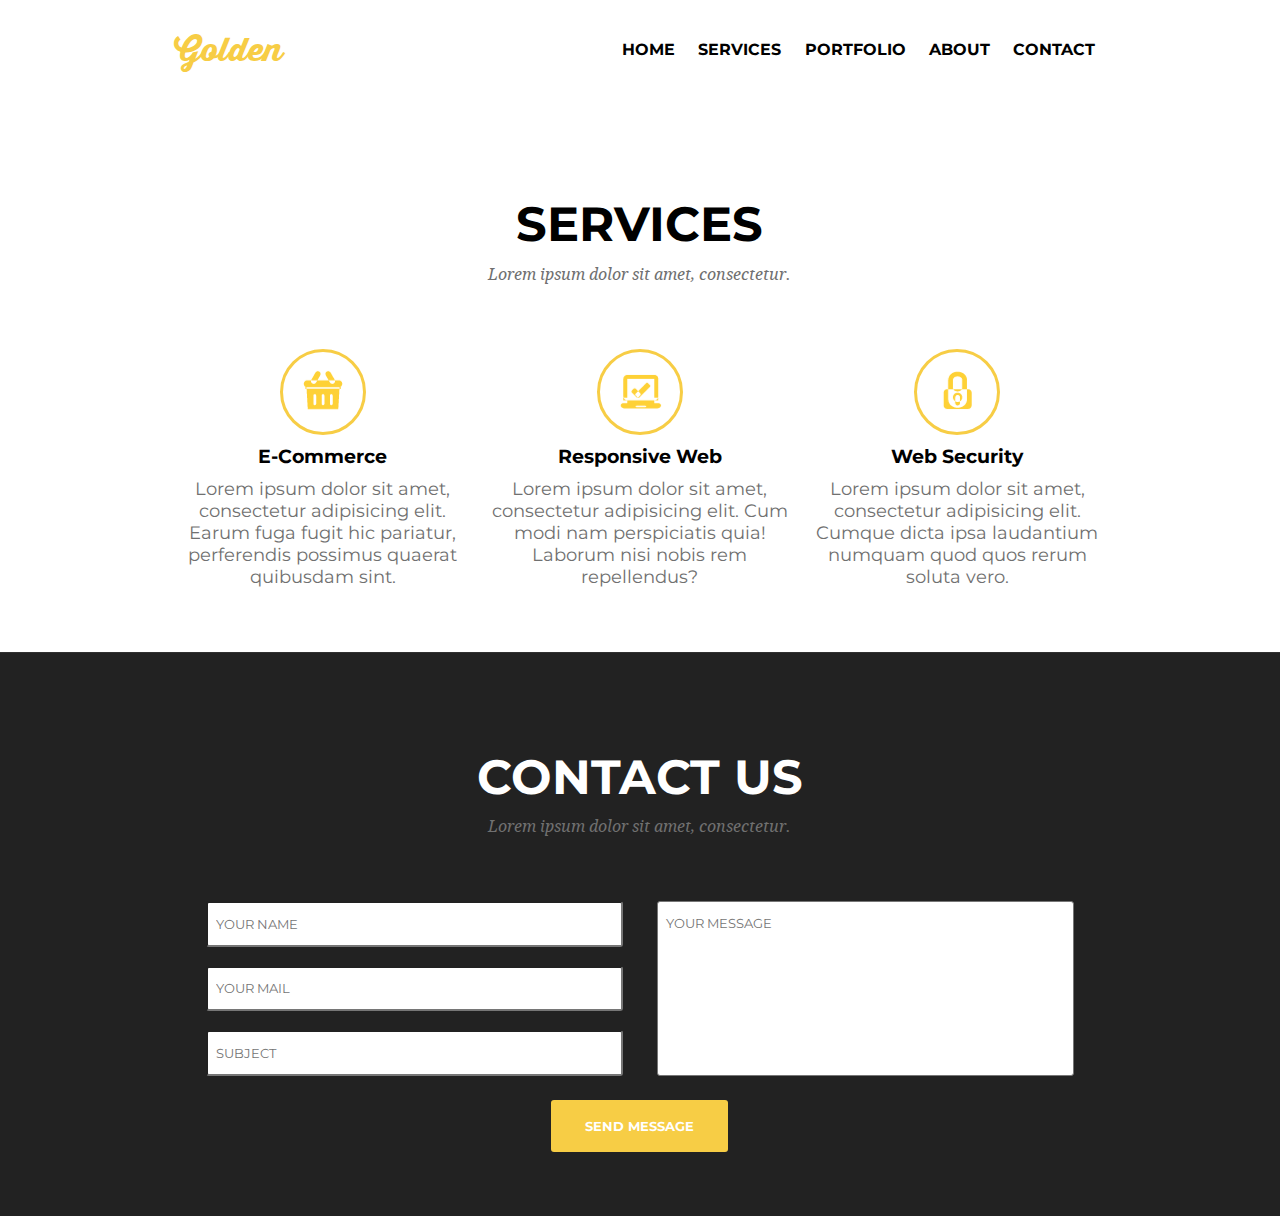
<file: homework07/index.html>
<!doctype html>
<html lang="en">
<head>
    <meta charset="UTF-8">
    <meta name="viewport"
          content="width=device-width, user-scalable=no, initial-scale=1.0, maximum-scale=1.0, minimum-scale=1.0">
    <meta http-equiv="X-UA-Compatible" content="ie=edge">
    <title>Golden</title>
    <link href="https://fonts.googleapis.com/css?family=Montserrat:400,700" rel="stylesheet">
    <link rel="stylesheet" href="css/style.css">
</head>
<body>
<div class="wrapper">
    <header class="header-page container">
        <a href="" class="header-logo">Golden</a>
        <ul class="header-menu">
            <li class="menu-items"><a href="" class="menu-link">home</a></li>
            <li class="menu-items"><a href="" class="menu-link">services</a></li>
            <li class="menu-items"><a href="" class="menu-link">portfolio</a></li>
            <li class="menu-items"><a href="" class="menu-link">about</a></li>
            <li class="menu-items"><a href="" class="menu-link">contact</a></li>
        </ul>
    </header>
</div>
<div class="wrapper">
    <section class="section-services container">
        <h2 class="tittle">Services</h2>
        <p class="sub-text">Lorem ipsum dolor sit amet, consectetur.</p>
        <ul class="services-list">
            <li class="services-items">
                <a href="" class="services-icon bg-Icon_Basket"></a>
                <h3 class="sub-tittle">e-commerce</h3>
                <p class="list-text">Lorem ipsum dolor sit amet, consectetur adipisicing elit. Earum fuga fugit hic pariatur, perferendis possimus quaerat quibusdam sint.</p>
            </li>
            <li class="services-items">
                <a href="" class="services-icon bg-Icon_Laptop"></a>
                <h3 class="sub-tittle">responsive web</h3>
                <p class="list-text">Lorem ipsum dolor sit amet, consectetur adipisicing elit. Cum modi nam perspiciatis quia! Laborum nisi nobis rem repellendus?</p>
            </li>
            <li class="services-items">
                <a href="" class="services-icon icon bg-Icon_Locked"></a>
                <h3 class="sub-tittle">web security</h3>
                <p class="list-text">Lorem ipsum dolor sit amet, consectetur adipisicing elit. Cumque dicta ipsa laudantium numquam quod quos rerum soluta vero.</p>
            </li>
        </ul>
    </section>
</div>
<div class="wrapper wrapper--bg">
        <section class="section-contact container">
            <h2 class="tittle">contact us</h2>
            <p class="sub-text">Lorem ipsum dolor sit amet, consectetur.</p>
            <form action="#" method="post" class="feedback">
                <div class="inputs">
                    <input type="text" class="feedback-form-input" placeholder="YOUR NAME">
                    <input type="email" class="feedback-form-input " placeholder="YOUR MAIL">
                    <input type="text" class="feedback-form-input" placeholder="SUBJECT">
                </div>
                <textarea  id="" cols="30" rows="10" class="feedback-form-textarea" placeholder="YOUR MESSAGE"></textarea>
                <button type="submit"  class="feedback-form-submit">send message</button>
            </form>
        </section>
</div>
</body>
</html>
</file>
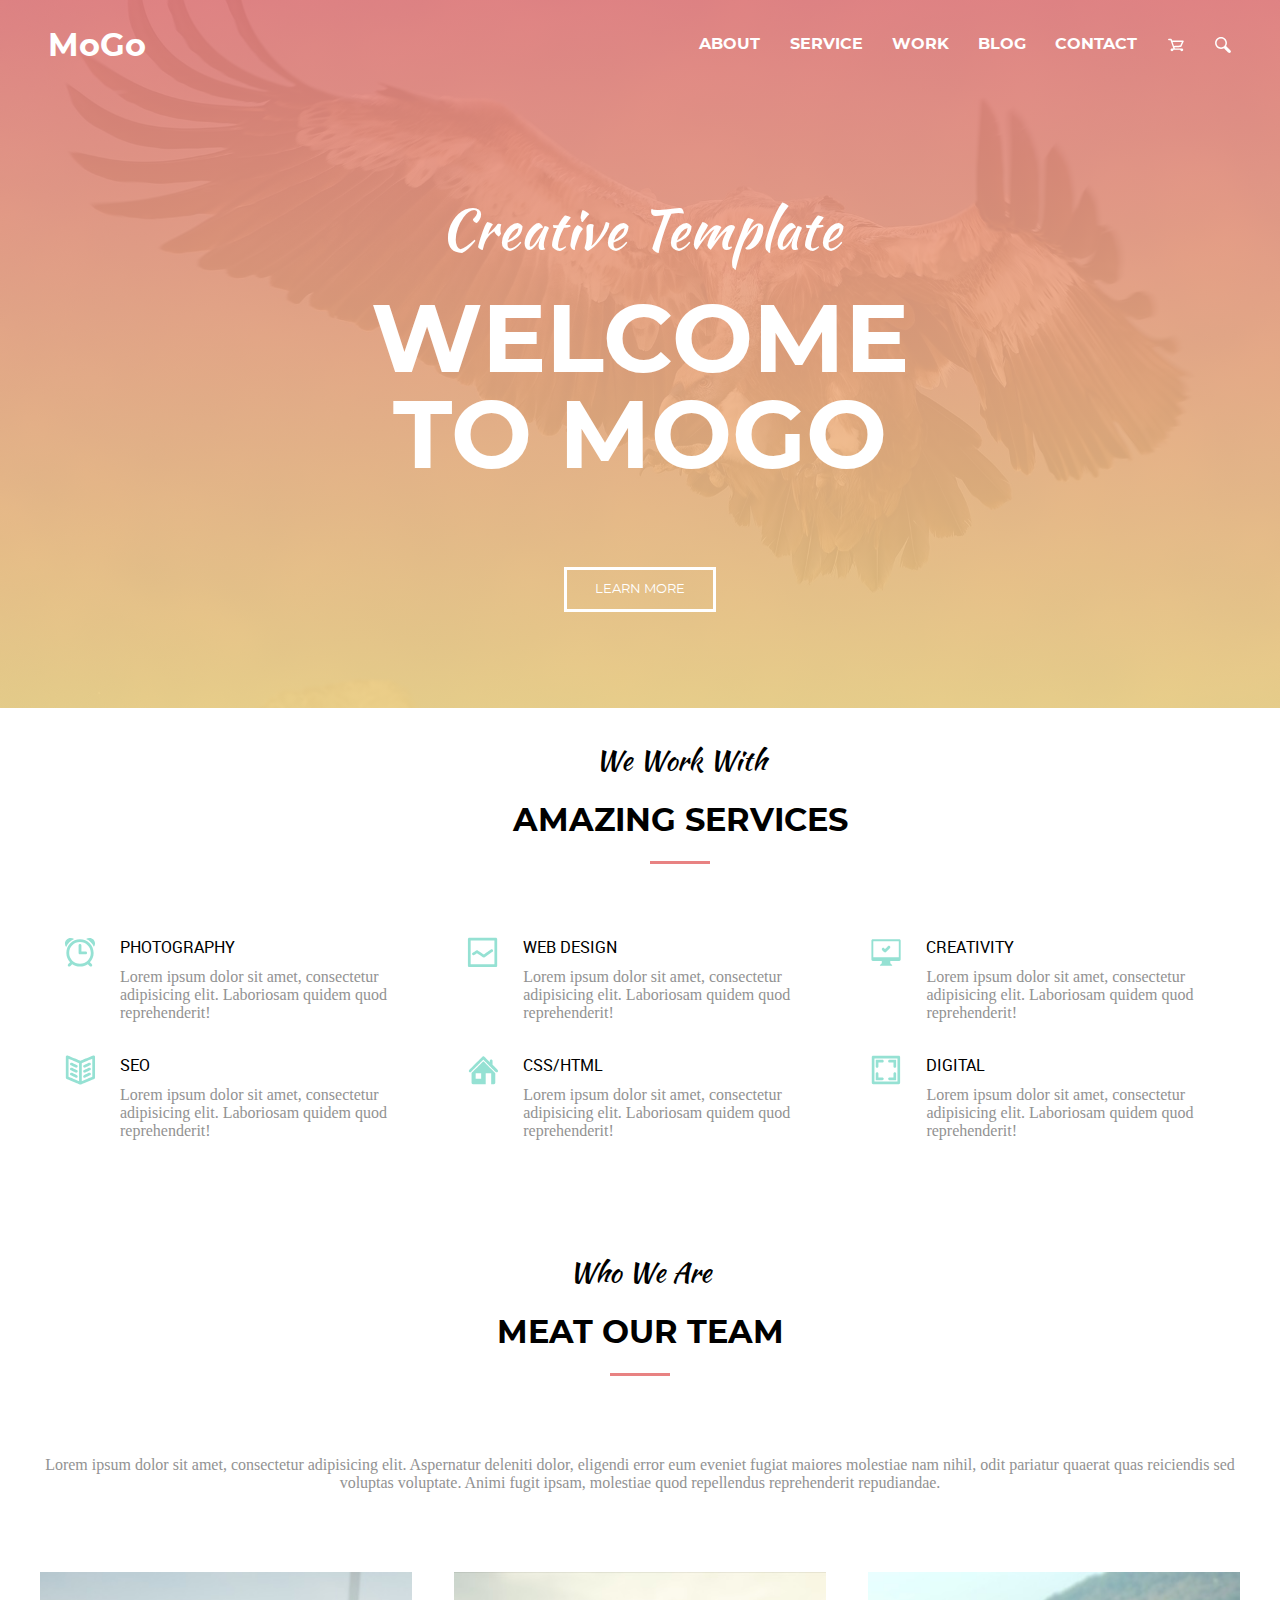
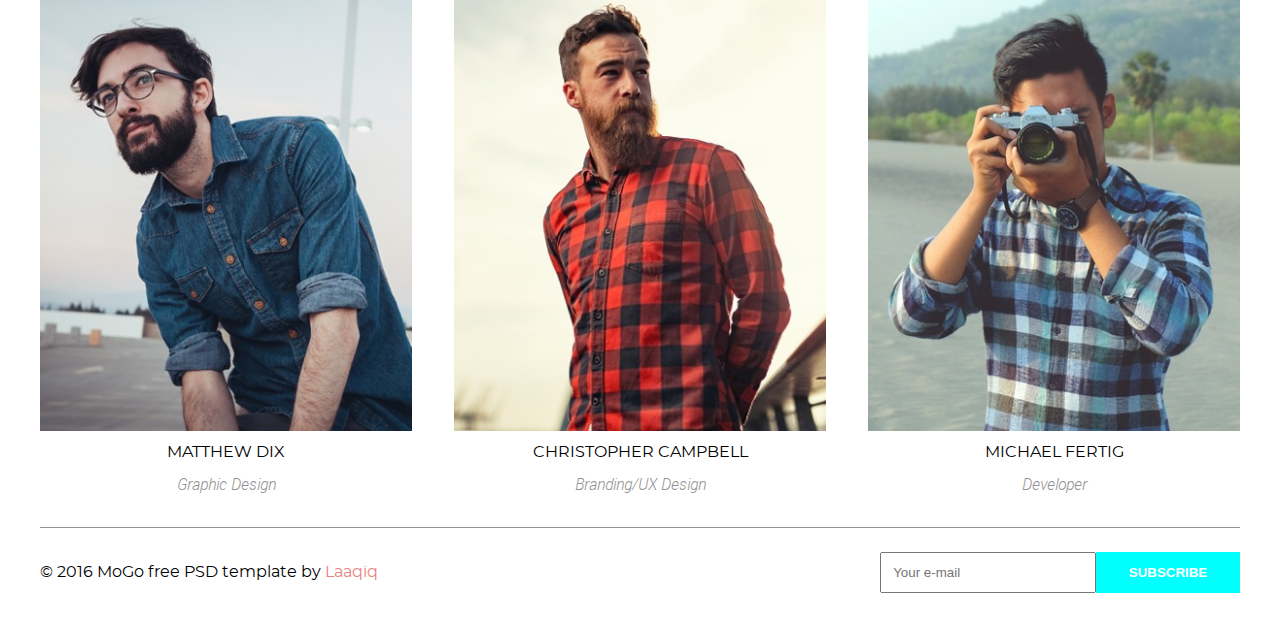
<file: html-css/homemork10/index.html>
<!doctype html>
<html lang="en">
<head>
    <meta charset="UTF-8">
    <meta name="viewport"
          content="width=device-width, user-scalable=no, initial-scale=1.0, maximum-scale=1.0, minimum-scale=1.0">
    <meta http-equiv="X-UA-Compatible" content="ie=edge">
    <title>Title</title>
    <link rel="stylesheet" href="css/style.css">
</head>
<body>
<div class="wrapper__header">
        <header class="header container">
            <a href="" class="header__logo">MoGo</a>
            <ul class="header__menu">
                <li class="header__items"><a href="" class="header__link header__link--hover">about</a></li>
                <li class="header__items"><a href="" class="header__link header__link--hover">service</a></li>
                <li class="header__items"><a href="" class="header__link header__link--hover">work</a></li>
                <li class="header__items"><a href="" class="header__link header__link--hover">blog</a></li>
                <li class="header__items"><a href="" class="header__link header__link--hover">contact</a></li>
                <li class="header__items">
                    <a href="" class="header__link ">
                        <svg class="header__icon header__icon--hover"><use href="img/svg-icon/icons-header.svg#shopping-cart "></use></svg>
                    </a>
                </li>
                <li class="header__items">
                    <a href="" class="header__link ">
                        <svg class="header__icon header__icon--hover "><use href="img/svg-icon/icons-header.svg#searcher "></use></svg>
                    </a>
                </li>
            </ul>
        </header>
        <div class="promo container">
            <p class="title ">welcome to mogo</p>
            <a href="" class="promo__link">learn more</a>
        </div>
    </div>
<div class="wrapper__body">
    <section class="services container">
        <h2 class="title title--black">Amazing services </h2>
        <div class="services__articles">
            <article class="article">
                <a href="" class="article__link ">
                    <svg class="article__icon">
                        <use xlink:href="img/svg-icon/icons-services.svg#alarm"></use>
                    </svg>
                </a>
                <h3 class="article__title">photography</h3>
                <p class="text">Lorem ipsum dolor sit amet, consectetur adipisicing elit. Laboriosam
                    quidem quod reprehenderit!</p>
            </article>
            <article class="article article--hover">
                <a href="" class="article__link ">
                    <svg class="article__icon ">
                        <use xlink:href="img/svg-icon/icons-services.svg#line-graph"></use>
                    </svg>
                </a>
                <h3 class="article__title">web design</h3>
                <p class="text">Lorem ipsum dolor sit amet, consectetur adipisicing elit. Laboriosam
                    quidem quod reprehenderit!</p>
            </article>
            <article class="article">
                <a href="" class="article__link ">
                    <svg class="article__icon">
                        <use xlink:href="img/svg-icon/icons-services.svg#computer"></use>
                    </svg>
                </a>
                <h3 class="article__title">creativity</h3>
                <p class="text">Lorem ipsum dolor sit amet, consectetur adipisicing elit. Laboriosam
                    quidem quod reprehenderit!</p>
            </article>
            <article class="article">
                <a href="" class="article__link ">
                    <svg class="article__icon">
                        <use xlink:href="img/svg-icon/icons-services.svg#book"></use>
                    </svg>
                </a>
                <h3 class="article__title">seo</h3>
                <p class="text">Lorem ipsum dolor sit amet, consectetur adipisicing elit. Laboriosam
                    quidem quod reprehenderit!</p>
            </article>
            <article class="article">
                <a href="" class="article__link ">
                    <svg class="article__icon">
                        <use xlink:href="img/svg-icon/icons-services.svg#home"></use>
                    </svg>
                </a>
                <h3 class="article__title">css/html</h3>
                <p class="text">Lorem ipsum dolor sit amet, consectetur adipisicing elit. Laboriosam
                    quidem quod reprehenderit!</p>
            </article>
            <article class="article">
                <a href="" class="article__link ">
                    <svg class="article__icon">
                        <use xlink:href="img/svg-icon/icons-services.svg#digital"></use>
                    </svg>
                </a>
                <h3 class="article__title">digital</h3>
                <p class="text">Lorem ipsum dolor sit amet, consectetur adipisicing elit. Laboriosam
                    quidem quod reprehenderit!</p>
            </article>
        </div>
    </section>
    <section class="team container">
        <h2 class="title title--black title--before">Meat our team</h2>
        <p class="text text--center">Lorem ipsum dolor sit amet, consectetur adipisicing elit. Aspernatur deleniti dolor, eligendi error eum eveniet fugiat maiores molestiae nam nihil, odit pariatur quaerat quas reiciendis sed voluptas voluptate. Animi fugit ipsam, molestiae quod repellendus reprehenderit repudiandae.</p>
        <div class="team__cart">
            <div class="team__member">
                <div class="team__box team__box--hover">
                    <picture class="team__img">
                        <source srcset="img/team-img/Layer16@1X.jpeg 1x, img/team-img/Layer16@2X 2x">
                        <img srcset="img/team-img/Layer16@1X.jpeg" alt="default image" >
                    </picture>
                    <div class="overlay overlay--hover">
                        <div class="team__socials">
                            <div class="team__socials">
                                <a href="" class="social__link social__link--hover">
                                    <svg class="team__icon">
                                        <use xlink:href="img/svg-icon/icons-team.svg#icon-facebook"></use>
                                    </svg>
                                </a>
                                <a href="" class="social__link social__link--hover">
                                    <svg class="team__icon">
                                        <use xlink:href="img/svg-icon/icons-team.svg#icon-twitter"></use>
                                    </svg>
                                </a>
                                <a href="" class="social__link social__link--hover">
                                    <svg class="team__icon">
                                        <use xlink:href="img/svg-icon/icons-team.svg#icon-instagram"></use>
                                    </svg>
                                </a>
                                <a href="" class="social__link social__link--hover">
                                    <svg class="team__icon">
                                        <use xlink:href="img/svg-icon/icons-team.svg#icon-pinterest"></use>
                                    </svg>
                                </a>
                            </div>
                        </div>
                    </div>
                </div>
                <div class="team__discr">
                    <span class="team__name">Matthew dix</span>
                    <span class="team__speciality">Graphic design</span>
                </div>
            </div>
            <div class="team__member">
                <div class="team__box team__box--hover">
                    <picture class="team__img">
                        <source srcset="img/team-img/Layer18@1X.jpeg 1x, img/team-img/Layer18@2X 2x">
                        <img srcset="img/team-img/Layer18@1X.jpeg" alt="default image">
                    </picture>
                    <div class="overlay overlay--hover">
                        <div class="team__socials social__link--hove">
                            <a href="" class="social__link social__link--hover">
                                <svg class="team__icon">
                                    <use xlink:href="img/svg-icon/icons-team.svg#icon-facebook"></use>
                                </svg>
                            </a>
                            <a href="" class="social__link social__link--hover">
                                <svg class="team__icon">
                                    <use xlink:href="img/svg-icon/icons-team.svg#icon-twitter"></use>
                                </svg>
                            </a>
                            <a href="" class="social__link social__link--hover">
                                <svg class="team__icon">
                                    <use xlink:href="img/svg-icon/icons-team.svg#icon-instagram"></use>
                                </svg>
                            </a>
                            <a href="" class="social__link social__link--hover">
                                <svg class="team__icon">
                                    <use xlink:href="img/svg-icon/icons-team.svg#icon-pinterest"></use>
                                </svg>
                            </a>
                        </div>
                    </div>
                </div>
                <div class="team__discr">
                    <span class="team__name">christopher campbell</span>
                    <span class="team__speciality">branding/UX design</span>
                </div>
            </div>
            <div class="team__member">
                <div class="team__box team__box--hover">
                    <picture class="team__img">
                        <source srcset="img/team-img/Layer19@1X.jpeg 1x, img/team-img/Layer19@2X 2x">
                        <img srcset="img/team-img/Layer19@1X.jpeg" alt="default image">
                    </picture>
                    <div class="overlay overlay--hover">
                        <div class="team__socials">
                            <div class="team__socials">
                                <a href="" class="social__link social__link--hover">
                                    <svg class="team__icon">
                                        <use xlink:href="img/svg-icon/icons-team.svg#icon-facebook"></use>
                                    </svg>
                                </a>
                                <a href="" class="social__link social__link--hover">
                                    <svg class="team__icon">
                                        <use xlink:href="img/svg-icon/icons-team.svg#icon-twitter"></use>
                                    </svg>
                                </a>
                                <a href="" class="social__link social__link--hover">
                                    <svg class="team__icon">
                                        <use xlink:href="img/svg-icon/icons-team.svg#icon-instagram"></use>
                                    </svg>
                                </a>
                                <a href="" class="social__link social__link--hover">
                                    <svg class="team__icon">
                                        <use xlink:href="img/svg-icon/icons-team.svg#icon-pinterest"></use>
                                    </svg>
                                </a>
                            </div>
                        </div>
                    </div>
                </div>
                <div class="team__discr">
                    <span class="team__name">michael fertig</span>
                    <span class="team__speciality">developer</span>
                </div>
            </div>
        </div>
    </section>
    <footer class="footer container">
        <span class="corporate"> &#169 2016 MoGo free PSD template by <span class="colortxt">Laaqiq</span></span>
        <form action="#" class="footer__form">
            <input class="footer__inpt" type="text" name="email" placeholder="Your e-mail">
            <input class="footer__btn" type="submit" value="SUBSCRIBE">
        </form>
    </footer>
</div>
</body>
</html>
</file>
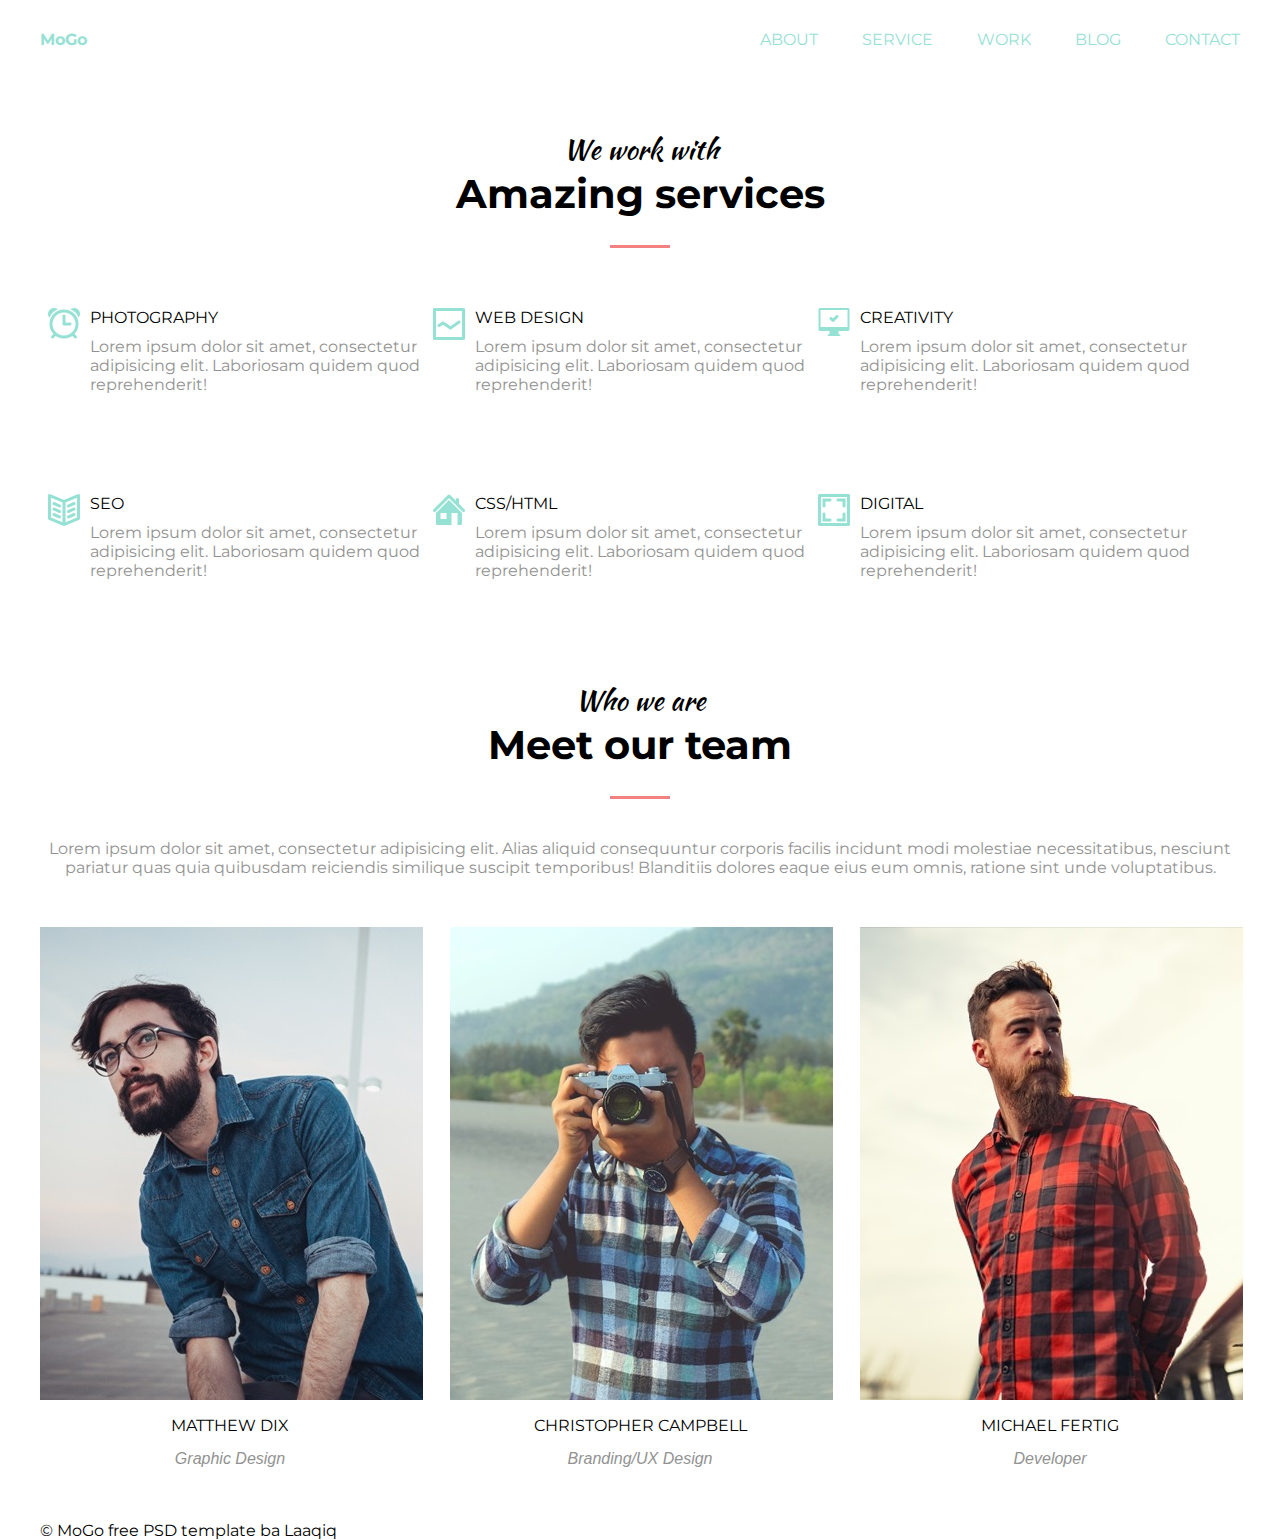
<file: html-css/work07 - remake/index.html>
<!doctype html>
<html lang="en">
<head>
    <meta charset="UTF-8">
    <meta name="viewport"
          content="width=device-width, user-scalable=no, initial-scale=1.0, maximum-scale=1.0, minimum-scale=1.0">
    <meta http-equiv="X-UA-Compatible" content="ie=edge">
    <title>MoGo</title>
    <link href="https://fonts.googleapis.com/css?family=Montserrat" rel="stylesheet">
    <link href="https://fonts.googleapis.com/css?family=Kaushan+Script" rel="stylesheet">
    <link rel="stylesheet" href="css/style.css">
</head>
<body>
<div class="wrapper">
    <div class="container">
        <header class="header">
            <a href="" class="header__logo">MoGo</a>
            <ul class="header__menu">
                <li class="header__list"><a href="" class="menu__link">about</a></li>
                <li class="header__list"><a href="" class="menu__link">service</a></li>
                <li class="header__list"><a href="" class="menu__link">work</a></li>
                <li class="header__list"><a href="" class="menu__link">blog</a></li>
                <li class="header__list"><a href="" class="menu__link">contact</a></li>
            </ul>
        </header>
        <section class="services">
            <h2 class="title">Amazing services </h2>
            <div class="articles">
                <article class="services__article">
                    <i class="icon bg-ALARM"></i>
                    <span class="sub_title">photography</span>
                    <p class="services__text">Lorem ipsum dolor sit amet, consectetur adipisicing elit. Laboriosam
                        quidem quod reprehenderit!</p>
                </article>
                <article class="services__article">
                    <i class="icon bg-LINE_GRAPH"></i>
                    <span class="sub_title">web design</span>
                    <p class="services__text">Lorem ipsum dolor sit amet, consectetur adipisicing elit. Laboriosam
                        quidem quod reprehenderit!</p>
                </article>
                <article class="services__article">
                    <i class="icon bg-COMPUTER"></i>
                    <span class="sub_title">creativity</span>
                    <p class="services__text">Lorem ipsum dolor sit amet, consectetur adipisicing elit. Laboriosam
                        quidem quod reprehenderit!</p>
                </article>
                <article class="services__article">
                    <i class="icon bg-BOOK"></i>
                    <span class="sub_title">seo</span>
                    <p class="services__text">Lorem ipsum dolor sit amet, consectetur adipisicing elit. Laboriosam
                        quidem quod reprehenderit!</p>
                </article>
                <article class="services__article">
                    <i class="icon bg-HOME"></i>
                    <span class="sub_title">css/html</span>
                    <p class="services__text">Lorem ipsum dolor sit amet, consectetur adipisicing elit. Laboriosam
                        quidem quod reprehenderit!</p>
                </article>
                <article class="services__article">
                    <i class="icon bg-IMAGE"></i>
                    <span class="sub_title">digital</span>
                    <p class="services__text">Lorem ipsum dolor sit amet, consectetur adipisicing elit. Laboriosam
                        quidem quod reprehenderit!</p>
                </article>
            </div>
        </section>
        <section class="team">
            <h2 class="title">Meet our team</h2>
            <p class="team__text">Lorem ipsum dolor sit amet, consectetur adipisicing elit. Alias aliquid consequuntur
                corporis facilis incidunt modi molestiae necessitatibus, nesciunt pariatur quas quia quibusdam
                reiciendis similique suscipit temporibus! Blanditiis dolores eaque eius eum omnis, ratione sint unde
                voluptatibus.</p>
            <div class="team__articles">
                <article class="article">
                    <div class="specialist__img">
                        <img src="img/bg__img.png" alt="" class=" img_bg">
                        <img src="img/Layer%2016@1X.jpeg" alt="" class="team_img">
                        <div class="social__team">
                            <i class="icon__team bg-instagram"></i>
                            <i class="icon__team bg-pinterest"></i>
                            <i class="icon__team bg-twitter"></i>
                            <i class="icon__team bg-facebook"></i>
                        </div>
                        <span class="name">Matthew dix</span>
                        <span class="speciality">graphic design</span>
                    </div>
                </article>
                <article class="article">
                    <div class="specialist_img">
                        <img src="img/bg__img.png" alt="" class=" img_bg">
                        <img src="img/Layer%2019@1X.jpeg" alt="" class="team_img">
                        <div class="social__team">
                            <i class="icon__team bg-instagram"></i>
                            <i class="icon__team bg-pinterest"></i>
                            <i class="icon__team bg-twitter"></i>
                            <i class="icon__team bg-facebook"></i>
                        </div>
                        <span class="name">christopher campbell</span>
                        <span class="speciality">branding/UX design</span>
                    </div>
                </article>
                <article class="article">
                    <div class="specialist__img">
                        <img src="img/bg__img.png" alt="" class=" img_bg">
                        <img src="img/Layer%2018@1X.jpeg" alt="" class="team_img">
                        <div class="social__team">
                            <i class="icon__team bg-instagram"></i>
                            <i class="icon__team bg-pinterest"></i>
                            <i class="icon__team bg-twitter"></i>
                            <i class="icon__team bg-facebook"></i>
                        </div>
                        <span class="name">michael fertig</span>
                        <span class="speciality">developer</span>
                    </div>

                </article>
            </div>
        </section>
        <footer class="footer">
            <p class="footer__txt">&#169 MoGo free PSD template  ba Laaqiq </p>
        </footer>
    </div>
</div>

</body>
</html>
</file>
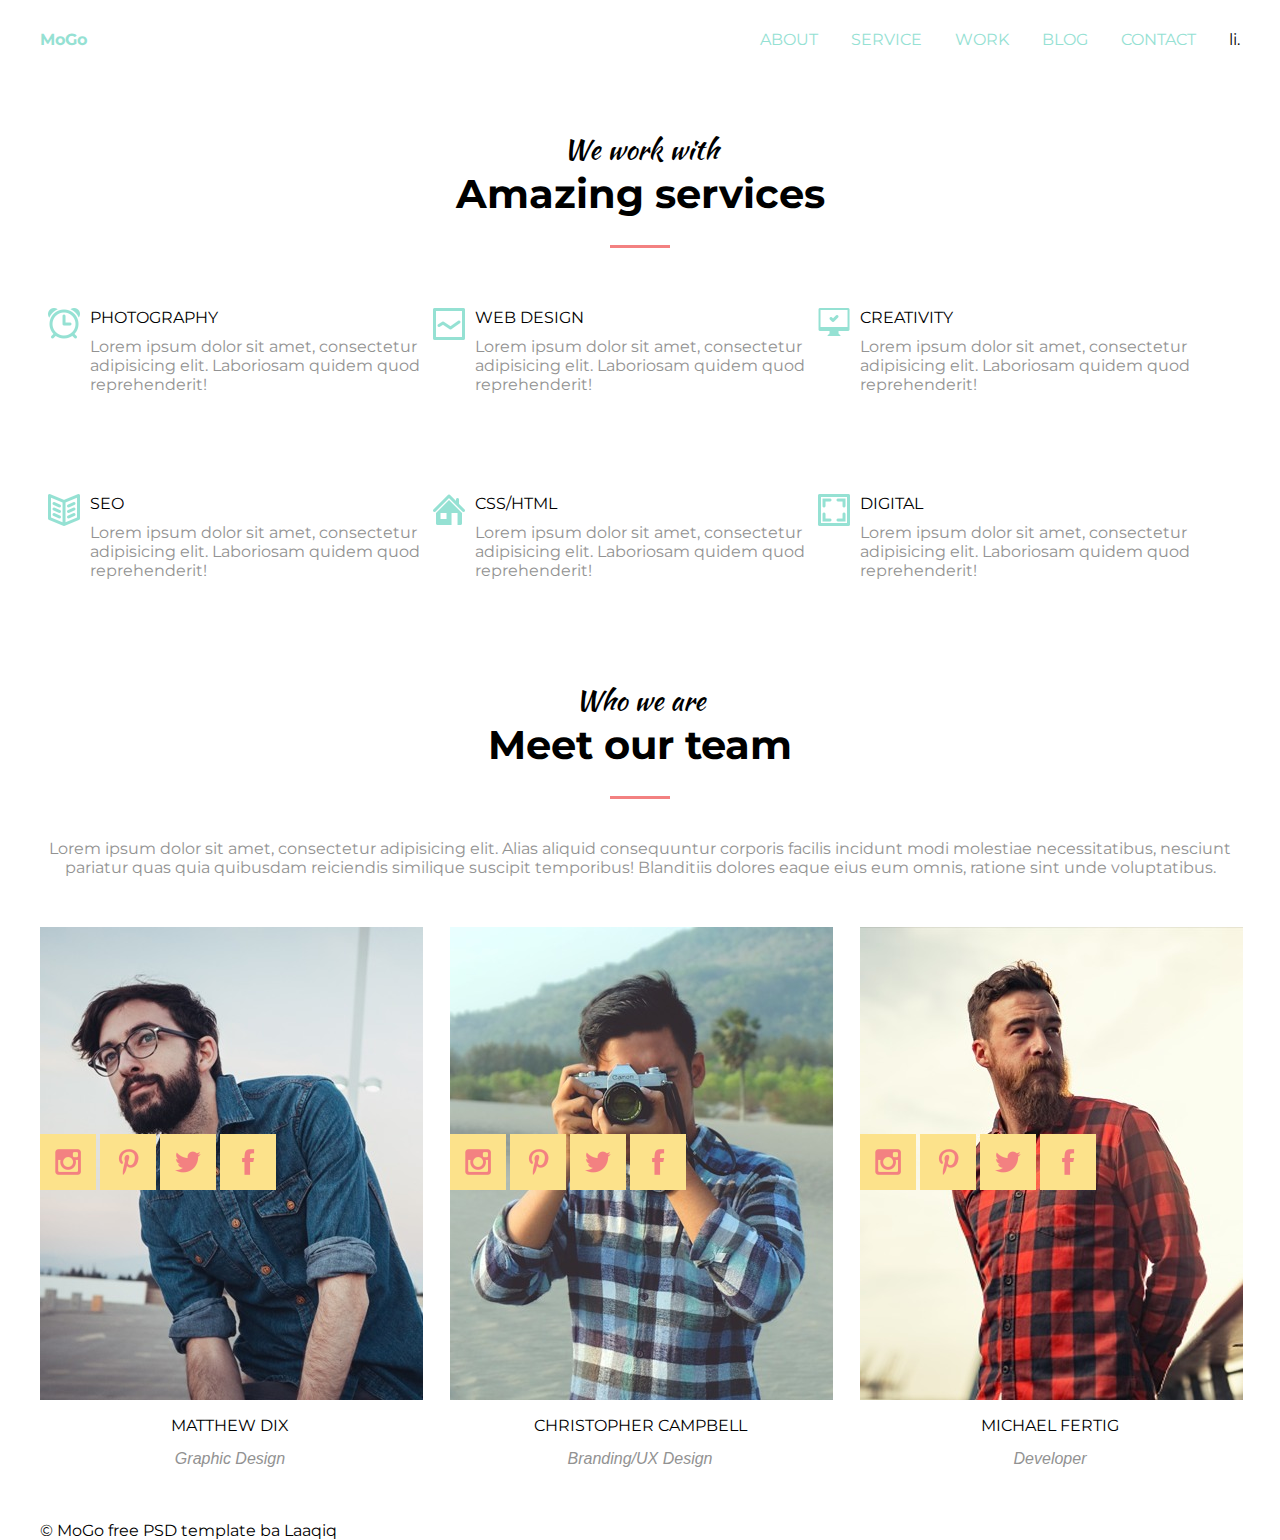
<file: html-css/work07/index.html>
<!doctype html>
<html lang="en">
<head>
    <meta charset="UTF-8">
    <meta name="viewport"
          content="width=device-width, user-scalable=no, initial-scale=1.0, maximum-scale=1.0, minimum-scale=1.0">
    <meta http-equiv="X-UA-Compatible" content="ie=edge">
    <title>MoGo</title>
    <link href="https://fonts.googleapis.com/css?family=Montserrat" rel="stylesheet">
    <link href="https://fonts.googleapis.com/css?family=Kaushan+Script" rel="stylesheet">
    <link rel="stylesheet" href="css/style.css">
</head>
<body>
<div class="wrapper">
    <div class="container">
        <header class="header">
            <a href="" class="header__logo">MoGo</a>
            <ul class="header__menu">
                <li class="header__list"><a href="" class="menu__link">about</a></li>
                <li class="header__list"><a href="" class="menu__link">service</a></li>
                <li class="header__list"><a href="" class="menu__link">work</a></li>
                <li class="header__list"><a href="" class="menu__link">blog</a></li>
                <li class="header__list"><a href="" class="menu__link">contact</a></li>
                li.
            </ul>
        </header>
        <section class="services">
            <h2 class="title">Amazing services </h2>
            <div class="articles">
                <article class="services__article">
                    <i class="icon bg-ALARM"></i>
                    <span class="sub_title">photography</span>
                    <p class="services__text">Lorem ipsum dolor sit amet, consectetur adipisicing elit. Laboriosam
                        quidem quod reprehenderit!</p>
                </article>
                <article class="services__article">
                    <i class="icon bg-LINE_GRAPH"></i>
                    <span class="sub_title">web design</span>
                    <p class="services__text">Lorem ipsum dolor sit amet, consectetur adipisicing elit. Laboriosam
                        quidem quod reprehenderit!</p>
                </article>
                <article class="services__article">
                    <i class="icon bg-COMPUTER"></i>
                    <span class="sub_title">creativity</span>
                    <p class="services__text">Lorem ipsum dolor sit amet, consectetur adipisicing elit. Laboriosam
                        quidem quod reprehenderit!</p>
                </article>
                <article class="services__article">
                    <i class="icon bg-BOOK"></i>
                    <span class="sub_title">seo</span>
                    <p class="services__text">Lorem ipsum dolor sit amet, consectetur adipisicing elit. Laboriosam
                        quidem quod reprehenderit!</p>
                </article>
                <article class="services__article">
                    <i class="icon bg-HOME"></i>
                    <span class="sub_title">css/html</span>
                    <p class="services__text">Lorem ipsum dolor sit amet, consectetur adipisicing elit. Laboriosam
                        quidem quod reprehenderit!</p>
                </article>
                <article class="services__article">
                    <i class="icon bg-IMAGE"></i>
                    <span class="sub_title">digital</span>
                    <p class="services__text">Lorem ipsum dolor sit amet, consectetur adipisicing elit. Laboriosam
                        quidem quod reprehenderit!</p>
                </article>
            </div>
        </section>
        <section class="team">
            <h2 class="title">Meet our team</h2>
            <p class="team__text">Lorem ipsum dolor sit amet, consectetur adipisicing elit. Alias aliquid consequuntur
                corporis facilis incidunt modi molestiae necessitatibus, nesciunt pariatur quas quia quibusdam
                reiciendis similique suscipit temporibus! Blanditiis dolores eaque eius eum omnis, ratione sint unde
                voluptatibus.</p>
            <div class="team__articles">
                <article class="article">
                    <div class="specialist__img">
                        <div class="social__team">
                            <i class="icon__team bg-instagram"></i>
                            <i class="icon__team bg-pinterest"></i>
                            <i class="icon__team bg-twitter"></i>
                            <i class="icon__team bg-facebook"></i>
                        </div>
                        <img src="img/bg__img.png" alt="" class=" img_bg">
                        <img src="img/Layer%2016@1X.jpeg" alt="" class="team_img">
                        <span class="name">Matthew dix</span>
                        <span class="speciality">graphic design</span>
                    </div>

                </article>
                <article class="article">
                    <div class="specialist_img">
                        <div class="social__team">
                            <i class="icon__team bg-instagram"></i>
                            <i class="icon__team bg-pinterest"></i>
                            <i class="icon__team bg-twitter"></i>
                            <i class="icon__team bg-facebook"></i>
                        </div>
                        <img src="img/bg__img.png" alt="" class=" img_bg">
                        <img src="img/Layer%2019@1X.jpeg" alt="" class="team_img">
                        <span class="name">christopher campbell</span>
                        <span class="speciality">branding/UX design</span>
                    </div>
                </article>
                <article class="article">
                    <div class="specialist__img">
                        <div class="social__team">
                            <i class="icon__team bg-instagram"></i>
                            <i class="icon__team bg-pinterest"></i>
                            <i class="icon__team bg-twitter"></i>
                            <i class="icon__team bg-facebook"></i>
                        </div>
                        <img src="img/bg__img.png" alt="" class=" img_bg">
                        <img src="img/Layer%2018@1X.jpeg" alt="" class="team_img">
                        <span class="name">michael fertig</span>
                        <span class="speciality">developer</span>
                    </div>

                </article>
            </div>
        </section>
        <footer class="footer">
            <p class="footer__txt">&#169 MoGo free PSD template  ba Laaqiq </p>
        </footer>
    </div>
</div>

</body>
</html>
</file>
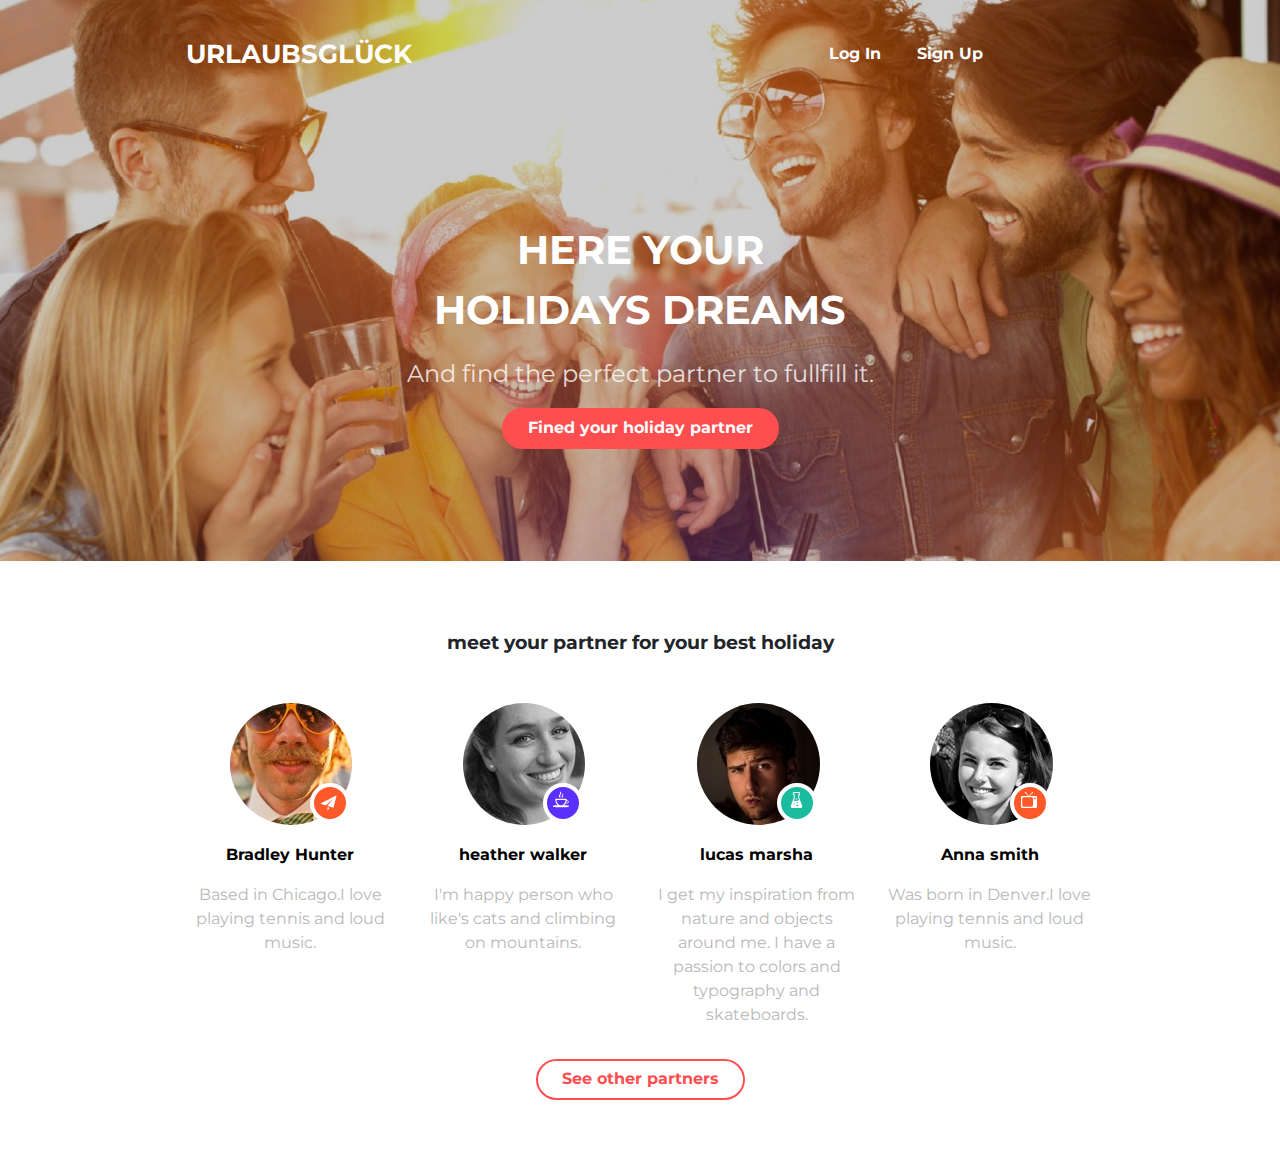
<file: html-css/work08/index.html>
<!doctype html>
<html lang="en">
<head>
    <meta charset="UTF-8">
    <meta name="viewport"
          content="width=device-width, user-scalable=no, initial-scale=1.0, maximum-scale=1.0, minimum-scale=1.0">
    <meta http-equiv="X-UA-Compatible" content="ie=edge">
    <title>Title</title>
    <link href="https://fonts.googleapis.com/css?family=Montserrat:400,700" rel="stylesheet">
    <link rel="stylesheet" href="css/bootstrap-grid.min.css">
    <link rel="stylesheet" href="css/style.css">
    <link rel="stylesheet" href="css/bootstrap-reboot.min.css">
</head>
<body>
<div class="wrapper wrapper--bg_image">
    <div class="container">
        <header class="header">
            <div class="row flex-column-reverse   justify-content-md-between flex-md-row">
                <div class="col-6 col-md-4 align-self-center" >
                    <a href="" class="header-logo">urlaubsglück</a>
                </div>
                <div class="col-6 col-md-4 align-self-center">
                    <ul class="header-menu">
                        <li class="menu-items"><a href="" class="menu-link">log in</a></li>
                        <li class="menu-items"><a href="" class="menu-link">sign up</a></li>
                    </ul>
                </div>
            </div>
        </header>
        <section class="main">
            <h2 class="main-tittle">Here your <span class="title-half">holidays dreams</span></h2>
            <p class="main-subtext">And find the perfect partner to fullfill it. </p>
            <button class="main-btn"><a href="" class="main-link">Fined your holiday partner</a></button>
        </section>
    </div>
</div>
<div class="wrapper ">
    <div class="container">
        <section class="partners">
            <h3 class="partners-tittle">meet your partner for your best holiday</h3>
            <div class="partners-gallery">
                <article class="partners-article">
                    <div class="position">
                        <img src="img/Layer 6@1X.jpeg" alt="" class="partners-image"><a href="" class="partners-icon bg-Shape_170"></a>
                    </div>
                    <span class="partners-name">Bradley Hunter</span>
                    <p class="partners-descr">Based in Chicago.I love playing tennis and loud music.</p>
                </article>
                <article class="partners-article">
                    <div class="position">
                        <img src="img/Layer 7@1X.jpeg" alt="" class="partners-image"><a href="" class="partners-icon bg-Shape_153"></a>
                    </div>
                    <span class="partners-name">heather walker</span>
                    <p class="partners-descr">I'm happy person who like's cats and climbing on mountains. </p>
                </article>
                <article class="partners-article">
                    <div class="position">
                        <img src="img/Layer 8@1X.jpeg" alt="" class="partners-image">
                        <a href="" class="partners-icon bg-Shape128"></a>
                    </div>
                    <span class="partners-name">lucas marsha</span>
                    <p class="partners-descr">I get my inspiration from nature and objects around me. I have a passion to colors and typography and skateboards.</p>
                </article>
                <article class="partners-article">
                    <div class="position">
                        <img src="img/Layer 9@1X.jpeg" alt="" class="partners-image"><a href="" class="partners-icon bg-Shape_155 "></a>
                    </div>
                    <span class="partners-name">Anna smith</span>
                    <p class="partners-descr">Was born in Denver.I love playing tennis and loud music.</p>
                </article>
            </div>
            <button class="partners-btn"><a href="" class="partners-link">See other partners </a></button>
        </section>
    </div>
</div>

</body>
</html>
</file>
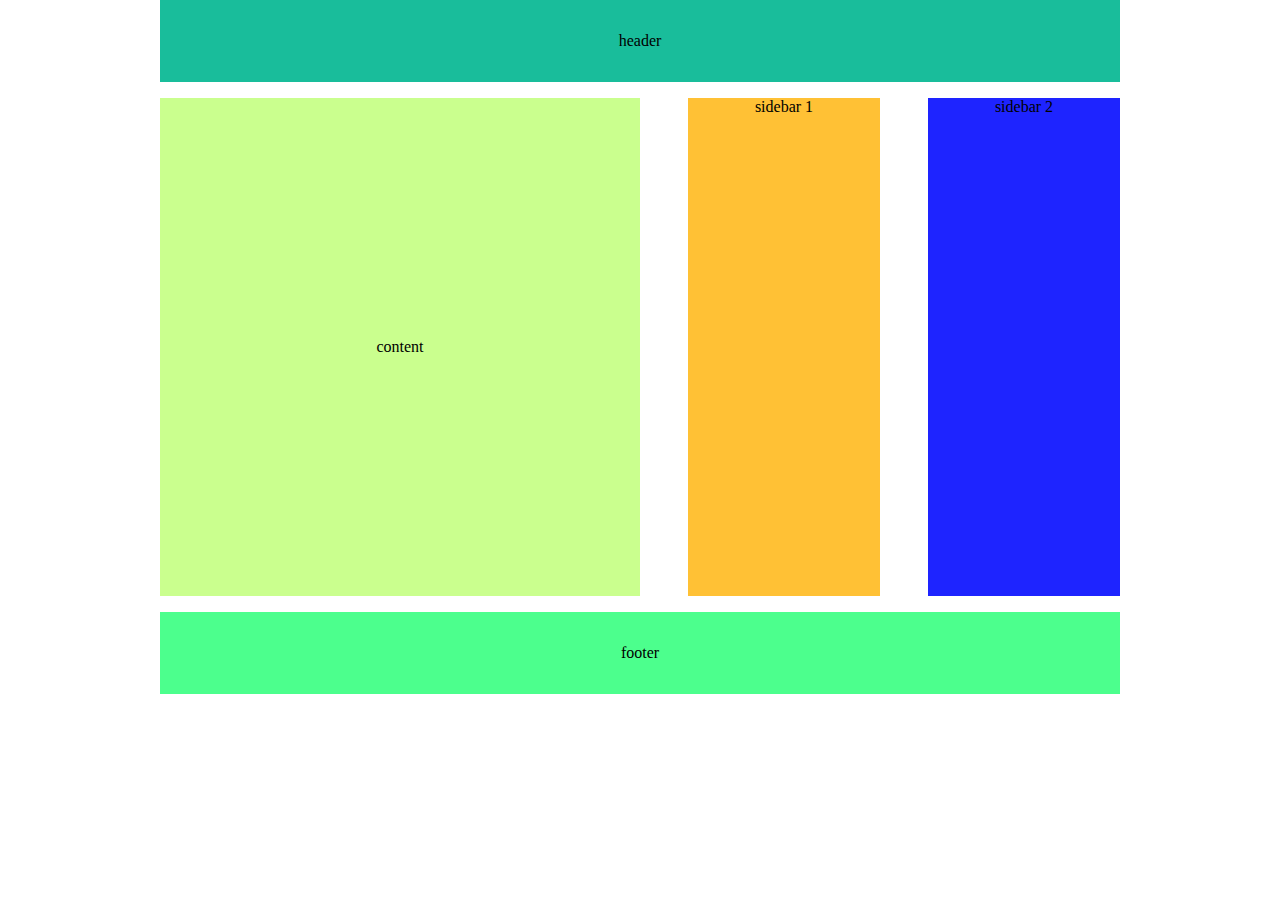
<file: html-css/резиновая верстка/index.html>
<!doctype html>
<html lang="en">
<head>
    <meta charset="UTF-8">
    <meta name="viewport"
          content="width=device-width, user-scalable=no, initial-scale=1.0, maximum-scale=1.0, minimum-scale=1.0">
    <meta http-equiv="X-UA-Compatible" content="ie=edge">
    <title>Title</title>
    <link rel="stylesheet" href="css/style.css">
</head>
<body>
<div class="wrapper">
    <div class="container">
        <header class="header">header</header>
        <section class="section-body">
            <div class="content">content</div>
            <div class="sidebar_one">sidebar 1</div>
            <div class="sidebar_two">sidebar 2</div>
        </section>
        <footer class="footer">footer</footer>
    </div>
</div>
</body>
</html>
</file>
<file: homework07/css/style.css>
@import 'fonts.css';
@import 'vars.css';
@import 'base.css';
@import 'header.css';
@import 'section-services.css';
@import 'section-contact.css';
</file>
<file: html-css/homemork10/css/style.css>
@import"base.css";
@import "../fonts/fonts.css";
@import "header.css";
@import "promo.css";
@import "services.css";
@import "team.css";
@import "footer.css";
</file>
<file: html-css/work08/css/style.css>
@import "base.css";
@import "mobile/mobile.css";
@import "tablet/tablet.css";
@import "desktop/desktop.css";
@import "vars.css";
</file>
<file: html-css/резиновая верстка/css/style.css>
* {
    box-sizing: border-box;
    margin: 0;
    padding: 0;
}

.container{
    width: 60rem;
    margin: auto;
    text-align: center;
}

.header {
    background-color: #19bd9b;
    margin-bottom: 1rem;
    padding: 2rem 0;
}

.section-body {
    display: flex;
    justify-content: space-between;

}


.content {
    flex-basis: 50%;
    background-color: #caff8e;
    padding: 15rem 0;

}

.sidebar_one {
    flex-basis: 20% ;
    background-color: #ffc135;
}

.sidebar_two {
    flex-basis: 20% ;
    background-color: #1e24ff;
}

.footer {
    padding: 2rem 0;
    margin-top: 1rem;
    background-color: #4cff8d;
}
</file>
<file: html-css/work07 - remake/css/style.css>
@import 'reset.css';
@import 'vars.css';

.header {
    display: flex;
    justify-content: space-between;
    align-items: center;
    padding: 30px 0;
}

.header__logo {
    text-decoration: none;
    color: var(--primary-color);
    font-weight: 700;
}

.header__menu {
    display: flex;
    justify-content: space-between;
    list-style: none;
    flex-basis: 40%;
}

.header__list {
    text-transform: uppercase;
}

.menu__link {
    text-decoration: none;
    color: var(--primary-color);
    padding-bottom: 10px;
}

.menu__link:hover {
    color: var(--accent-color);
    border-bottom: 3px solid var(--accent-color);
}

.services {
    padding: 50px 0;
}

.title {
    text-align: center;
    padding: 40px 0;
    font-size: 30pt;
    font-weight: bold;
    position: relative;
}

.title::before {
    content: 'We work with';
    position: absolute;
    top: 0;
    left: 50%;
    transform: translate(-50%);
    font-size: 28px;
    font-family: 'Kaushan Script', cursive;
    font-weight: 200;
    text-align: center;
    /*display: block;*/
}

.title::after {
    content: '';
    height: 3px;
    width: 60px;
    background-color: var(--accent-color);
    position: absolute;
    bottom: 10px;
    left: 50%;
    transform: translate(-50%);


}



.articles {
    padding: 50px ;
    display: flex;
    flex-wrap: wrap;
    justify-content: space-between;

}

.services__article {
    flex-basis: 30%;
    position: relative;

}

.services__article:nth-child(n+4) {
    margin-top: 100px;
}

.icon {
    position: absolute;
    top: 0;
    left: -42px;
}

.bg-BOOK {
    width: 32px; height: 32px;
    background: url(../img/icons.png) -10px -10px;
}

.bg-ALARM {
    width: 32px; height: 31px;
    background: url(../img/icons.png) -62px -62px;
}

.bg-IMAGE {
    width: 32px; height: 32px;
    background: url(../img/icons.png) -62px -10px;
}

.bg-HOME {
    width: 32px; height: 31px;
    background: url(../img/icons.png) -114px -10px;
}

.bg-COMPUTER {
    width: 32px; height: 28px;
    background: url(../img/icons.png) -114px -61px;
}

.bg-LINE_GRAPH {
    width: 32px; height: 32px;
    background: url(../img/icons.png) -10px -62px;
}

.sub_title {
    text-transform: uppercase;
    margin-bottom: 10px;
    display: block;
}

.services__text {
    color: #929292;
}

.team {
    border-bottom: 3px solid #ffffff;
}

.team > .title::before {
    content: 'Who we are';
}

.team__text {
    padding-top: 30px;
    text-align: center;
    color: #929292;
}

.team__articles {
    padding: 50px 0;
    display: flex;
    justify-content: space-between;
}

.article {
    /*display: flex;*/
    /*align-items: center;*/
    /*justify-content: center;*/
    position: relative;

}

.specialist__img {
    /*position: relative;*/
}

.team_img {
    display: block;
    top: 0;
    left: 0;
    position: absolute;
    transition: all 0.3s linear;
}

.team_img:hover {
    top: -13px;
    left: -13px;
    transition: all 0.3s linear;
}


.name {
    padding: 15px 0;
    display: block;
    text-align: center;
    text-transform: uppercase;
}

.speciality {
    display: block;
    text-align: center;
    font-family: 'Roboto', sans-serif;
    font-style: italic;
    font-weight: 100;
    color: #929292;
    text-transform: capitalize;
}

.social__team {
    top: 12rem;
    left: -2.5rem;
    transform: translate(50%);
    position: absolute;
    opacity: 0;
    display: flex;
    justify-content: space-between;
    flex-basis: 24.5%;

}

.specialist__img:hover .social__team{
    top: 11.5rem;
    left: -2.7rem;
    opacity: 1;
    transition: 0.5s;

}


.icon__team {
    flex-basis: 24.3%;
    height: 56px;
    width: 56px;
}

.icon__team:hover {
    background-color: var(--primary-color);
    transition: all 0.2s linear;

}

.bg-instagram {
    background: url('../img/social_icon/instagram.png') 50% 50%;
    background-repeat: no-repeat;
    background-color: #fce28b;
}

.bg-pinterest {
    background: url('../img/social_icon/pinterest.png') 50% 50%;
    background-repeat: no-repeat;
    background-color: #fce28b;
}

.bg-twitter {
    background: url('../img/social_icon/twitter.png') 50% 50%;
    background-repeat: no-repeat;
    background-color: #fce28b;
}

.bg-facebook {
    background: url('../img/social_icon/facebook.png') 50% 50%;
    background-repeat: no-repeat;
    background-color: #fce28b;
}
</file>
<file: html-css/work07/css/style.css>
@import 'reset.css';
@import 'vars.css';

.header {
    display: flex;
    justify-content: space-between;
    align-items: center;
    padding: 30px 0;
}

.header__logo {
    text-decoration: none;
    color: var(--primary-color);
    font-weight: 700;
}

.header__menu {
    display: flex;
    justify-content: space-between;
    list-style: none;
    flex-basis: 40%;
}

.header__list {
    text-transform: uppercase;
}

.menu__link {
    text-decoration: none;
    color: var(--primary-color);
    padding-bottom: 10px;
}

.menu__link:hover {
    color: var(--accent-color);
    border-bottom: 3px solid var(--accent-color);
}

.services {
    padding: 50px 0;
}

.title {
    text-align: center;
    padding: 40px 0;
    font-size: 30pt;
    font-weight: bold;
    position: relative;
}

.title::before {
    content: 'We work with';
    position: absolute;
    top: 0;
    left: 50%;
    transform: translate(-50%);
    font-size: 28px;
    font-family: 'Kaushan Script', cursive;
    font-weight: 200;
    text-align: center;
    /*display: block;*/
}

.title::after {
    content: '';
    height: 3px;
    width: 60px;
    background-color: var(--accent-color);
    position: absolute;
    bottom: 10px;
    left: 50%;
    transform: translate(-50%);


}



.articles {
    padding: 50px ;
    display: flex;
    flex-wrap: wrap;
    justify-content: space-between;

 }

.services__article {
    flex-basis: 30%;
    position: relative;

 }

.services__article:nth-child(n+4) {
     margin-top: 100px;
}

.icon {
    position: absolute;
    top: 0;
    left: -42px;
}

.bg-BOOK {
    width: 32px; height: 32px;
    background: url(../img/icons.png) -10px -10px;
}

.bg-ALARM {
    width: 32px; height: 31px;
    background: url(../img/icons.png) -62px -62px;
}

.bg-IMAGE {
    width: 32px; height: 32px;
    background: url(../img/icons.png) -62px -10px;
}

.bg-HOME {
    width: 32px; height: 31px;
    background: url(../img/icons.png) -114px -10px;
}

.bg-COMPUTER {
    width: 32px; height: 28px;
    background: url(../img/icons.png) -114px -61px;
}

.bg-LINE_GRAPH {
    width: 32px; height: 32px;
    background: url(../img/icons.png) -10px -62px;
}

.sub_title {
    text-transform: uppercase;
    margin-bottom: 10px;
    display: block;
}

.services__text {
    color: #929292;
}

.team {
    border-bottom: 3px solid #ffffff;
}

.team > .title::before {
    content: 'Who we are';
}

.team__text {
    padding-top: 30px;
    text-align: center;
    color: #929292;
}

.team__articles {
    padding: 50px 0;
    display: flex;
    justify-content: space-between;
}

.article {
    display: flex;
    /*align-items: center;*/
    /*justify-content: center;*/
    position: relative;

}

.specialist__img {
    /*display: flex; */
}

.team_img {
    display: block;
    top: 0;
    left: 0;
    position: absolute;

}

.team_img:hover {
    top: -13px;
    left: -13px;
    transition: all 0.3s linear;
}


.name {
    padding: 15px 0;
    display: block;
    text-align: center;
    text-transform: uppercase;
}

.speciality {
    display: block;
    text-align: center;
    font-family: 'Roboto', sans-serif;
    font-style: italic;
    font-weight: 100;
    color: #929292;
    text-transform: capitalize;
}

.social__team {
    position: absolute;
    z-index: 10;
    align-self: center;

}


.icon__team {
    display: inline-block;
    height: 56px;
    width: 56px;
    margin-left: 0;
}

.icon__team:hover {
    background-color: var(--primary-color);
    transition: all 0.2s linear;

}

.bg-instagram {
    background: url('../img/social_icon/instagram.png') 50% 50%;
    background-repeat: no-repeat;
    background-color: #fce28b;
}

.bg-pinterest {
    background: url('../img/social_icon/pinterest.png') 50% 50%;
    background-repeat: no-repeat;
    background-color: #fce28b;
}

.bg-twitter {
    background: url('../img/social_icon/twitter.png') 50% 50%;
    background-repeat: no-repeat;
    background-color: #fce28b;
}

.bg-facebook {
    background: url('../img/social_icon/facebook.png') 50% 50%;
    background-repeat: no-repeat;
    background-color: #fce28b;
}
</file>
